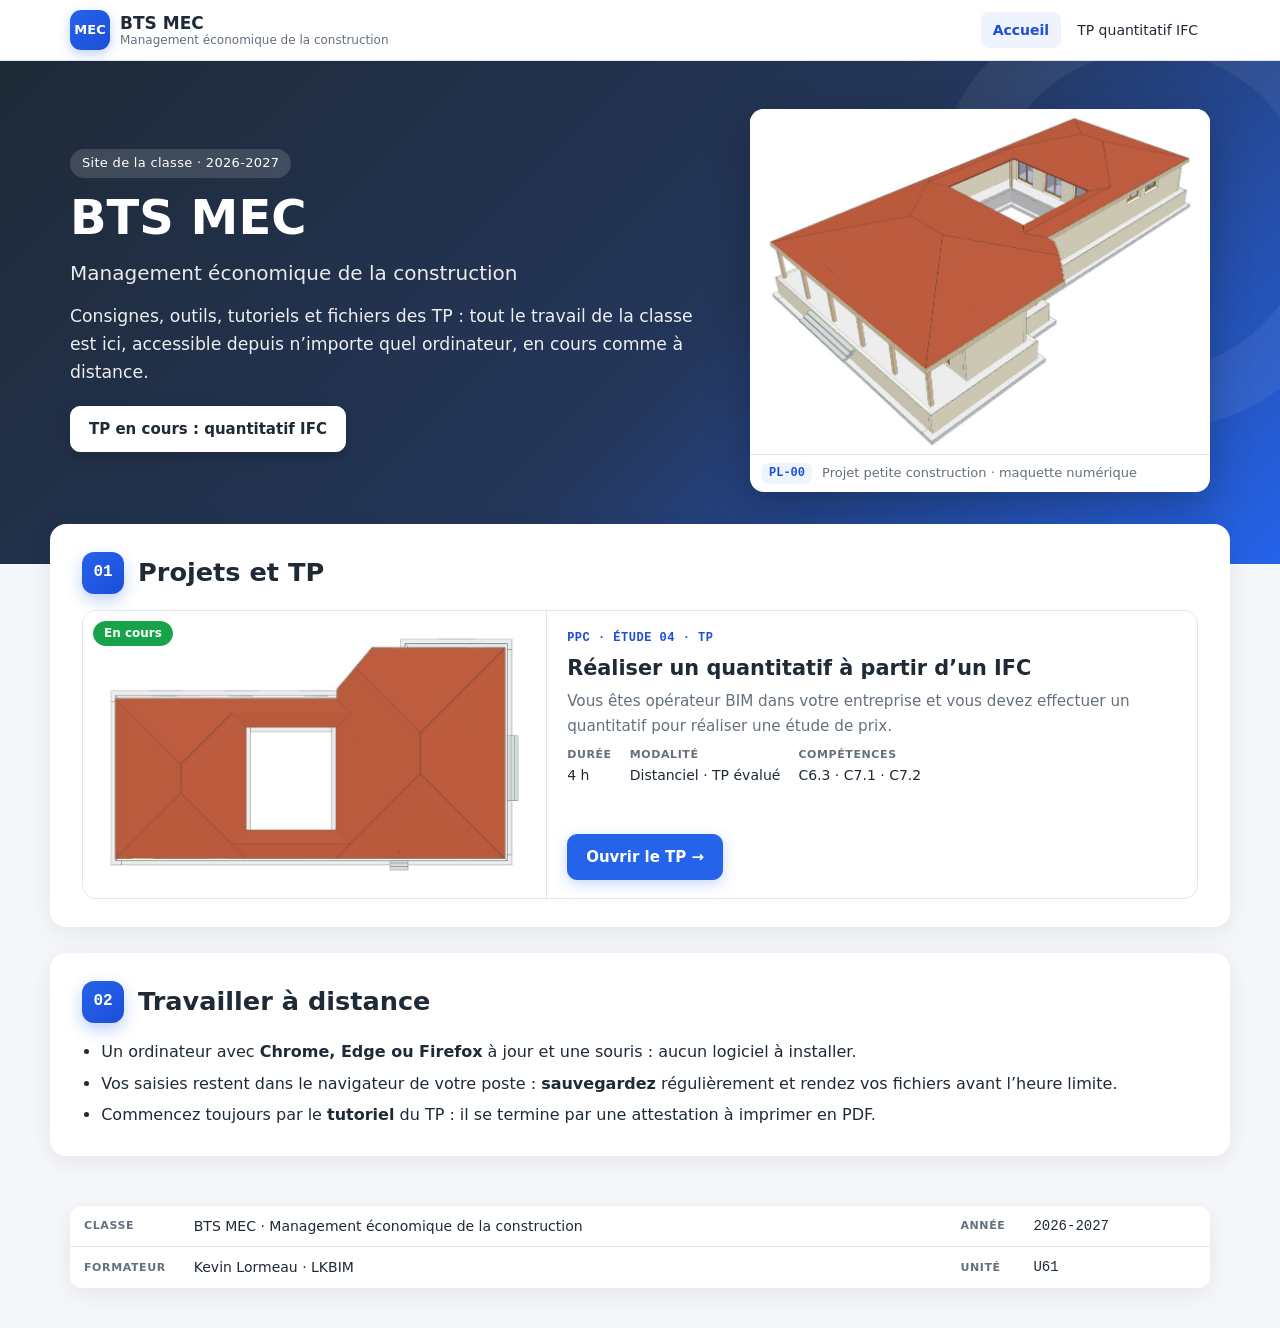
<file: index.html>
<!doctype html>
<html lang="fr">
<head>
<meta charset="utf-8">
<meta name="viewport" content="width=device-width, initial-scale=1, viewport-fit=cover">
<title>BTS MEC – site de la classe</title>
<link rel="stylesheet" href="assets/style.css?v=a8456f01">
<style>
.steps4{display:grid;grid-template-columns:repeat(auto-fit,minmax(min(100%,15rem),1fr));gap:14px;counter-reset:s}
.step4{display:flex;flex-direction:column;gap:8px;background:#fff;border:1px solid var(--line);border-radius:14px;padding:18px;text-decoration:none;color:var(--ink);transition:transform .15s,box-shadow .15s}
a.step4:hover{transform:translateY(-2px);box-shadow:0 10px 30px rgba(37,99,235,.15);border-color:#c7d6f5}
.step4 .n{font-size:12px;font-weight:600;color:var(--acc2);text-transform:uppercase;letter-spacing:.5px}
.step4 .t{font-size:1.35rem;font-weight:700;line-height:1.15}
.step4 .d{font-size:.95rem;color:var(--mut)}
.step4 .go{margin-top:auto;font-weight:600;color:var(--acc2)}
.step4.is-key{background:var(--soft);border-color:#c7d6f5}
.lots{display:grid;grid-template-columns:repeat(auto-fit,minmax(min(100%,17rem),1fr));gap:14px}
.lot-card{border:1px solid var(--line);border-radius:14px;padding:16px 18px;border-top:5px solid var(--acc)}
.lot-card:nth-child(2){border-top-color:#0d9488}.lot-card:nth-child(3){border-top-color:#f97316}
.lot-card h3{margin:4px 0 10px;font-size:1.3rem}
.horaire{width:100%;border-collapse:collapse}
.horaire td{border-bottom:1px solid var(--line);padding:10px 12px;vertical-align:top}
.horaire td:first-child{font-family:var(--mono);white-space:nowrap;width:1%;color:var(--acc2);font-weight:600}
.horaire td:nth-child(2){font-weight:700;white-space:nowrap}
.alert{background:#fff7ed;border:1px solid #fed7aa;border-left:5px solid var(--or);padding:12px 16px;border-radius:8px}
.dl-list{list-style:none;padding:0;margin:0;display:grid;grid-template-columns:repeat(auto-fit,minmax(min(100%,22rem),1fr));gap:12px}
.dl-list a{display:flex;gap:14px;align-items:center;text-decoration:none;color:var(--ink);border:1px solid var(--line);border-radius:12px;padding:12px 14px;transition:all .15s}
.dl-list a:hover{border-color:var(--acc);box-shadow:0 6px 20px rgba(37,99,235,.12)}
.dl-list .ext{font-size:12px;font-weight:800;color:#fff;background:var(--acc);border-radius:8px;width:46px;height:46px;display:grid;place-items:center;flex:none}
.dl-list li:nth-child(2) .ext,.dl-list li:nth-child(3) .ext{background:#0d9488}.dl-list li:nth-child(5) .ext{background:#dc2626}
.dl-list small{display:block;color:var(--mut)}
</style>
</head>
<body>
<header class="site-header">
  <div class="wrap header-inner">
    <a href="index.html" class="brand">
      <span class="brand-mark" aria-hidden="true">MEC</span>
      <span class="brand-text"><strong>BTS MEC</strong><span>Management économique de la construction</span></span>
    </a>
    <nav class="nav" aria-label="Navigation principale"><a href="index.html" class="nav-link is-active" aria-current="page">Accueil</a><a href="quantitatif-ifc/index.html" class="nav-link">TP quantitatif IFC</a></nav>
  </div>
</header>
<main>

<section class="hero-band">
  <div class="wrap hero-split">
    <div class="hero-text">
      <p class="eyebrow">Site de la classe · 2026-2027</p>
      <h1>BTS MEC</h1>
      <p class="hero-sub">Management économique de la construction</p>
      <p class="lead">Consignes, outils, tutoriels et fichiers des TP : tout le travail de la classe est ici, accessible depuis n’importe quel ordinateur, en cours comme à distance.</p>
      <div class="actions"><a class="btn" href="quantitatif-ifc/index.html">TP en cours : quantitatif IFC</a></div>
    </div>
    <figure class="planche">
      <img src="assets/img/maquette-3d.jpg" alt="Maquette numérique du projet petite construction">
      <figcaption><span class="mono">PL-00</span><span>Projet petite construction · maquette numérique</span></figcaption>
    </figure>
  </div>
</section>
<section class="wrap section">
  <div class="section-head"><span class="section-num mono">01</span><h2>Projets et TP</h2></div>
  <div class="projets"><a class="projet-card is-on" href="quantitatif-ifc/index.html">
  <span class="projet-img"><img src="assets/img/toiture-plan-h.jpg" alt="Vue en plan de la toiture de la maquette" loading="lazy" style="object-fit:contain;background:#fff"><span class="statut is-on">En cours</span></span>
  <span class="projet-body">
    <span class="projet-num mono">PPC · ÉTUDE 04 · TP</span>
    <span class="projet-title">Réaliser un quantitatif à partir d’un IFC</span>
    <span class="projet-resume">Vous êtes opérateur BIM dans votre entreprise et vous devez effectuer un quantitatif pour réaliser une étude de prix.</span>
    <span class="projet-meta"><span><b>Durée</b>4 h</span><span><b>Modalité</b>Distanciel · TP évalué</span><span><b>Compétences</b>C6.3 · C7.1 · C7.2</span></span>
    <span class="btn projet-cta">Ouvrir le TP →</span>
  </span>
</a></div>
</section>
<section class="wrap section">
  <div class="section-head"><span class="section-num mono">02</span><h2>Travailler à distance</h2></div>
  <ul class="list">
    <li>Un ordinateur avec <b>Chrome, Edge ou Firefox</b> à jour et une souris : aucun logiciel à installer.</li>
    <li>Vos saisies restent dans le navigateur de votre poste : <b>sauvegardez</b> régulièrement et rendez vos fichiers avant l’heure limite.</li>
    <li>Commencez toujours par le <b>tutoriel</b> du TP : il se termine par une attestation à imprimer en PDF.</li>
  </ul>
</section>
</main>
<footer class="site-footer">
  <div class="wrap">
    <table class="cartouche" aria-label="Cartouche">
      <tr><th>Classe</th><td>BTS MEC · Management économique de la construction</td><th>Année</th><td class="mono">2026-2027</td></tr>
      <tr><th>Formateur</th><td>Kevin Lormeau · LKBIM</td><th>Unité</th><td class="mono">U61</td></tr>
    </table>
  </div>
</footer>
<script src="assets/site.js?v=a8456f01"></script>
</body>
</html>
</file>
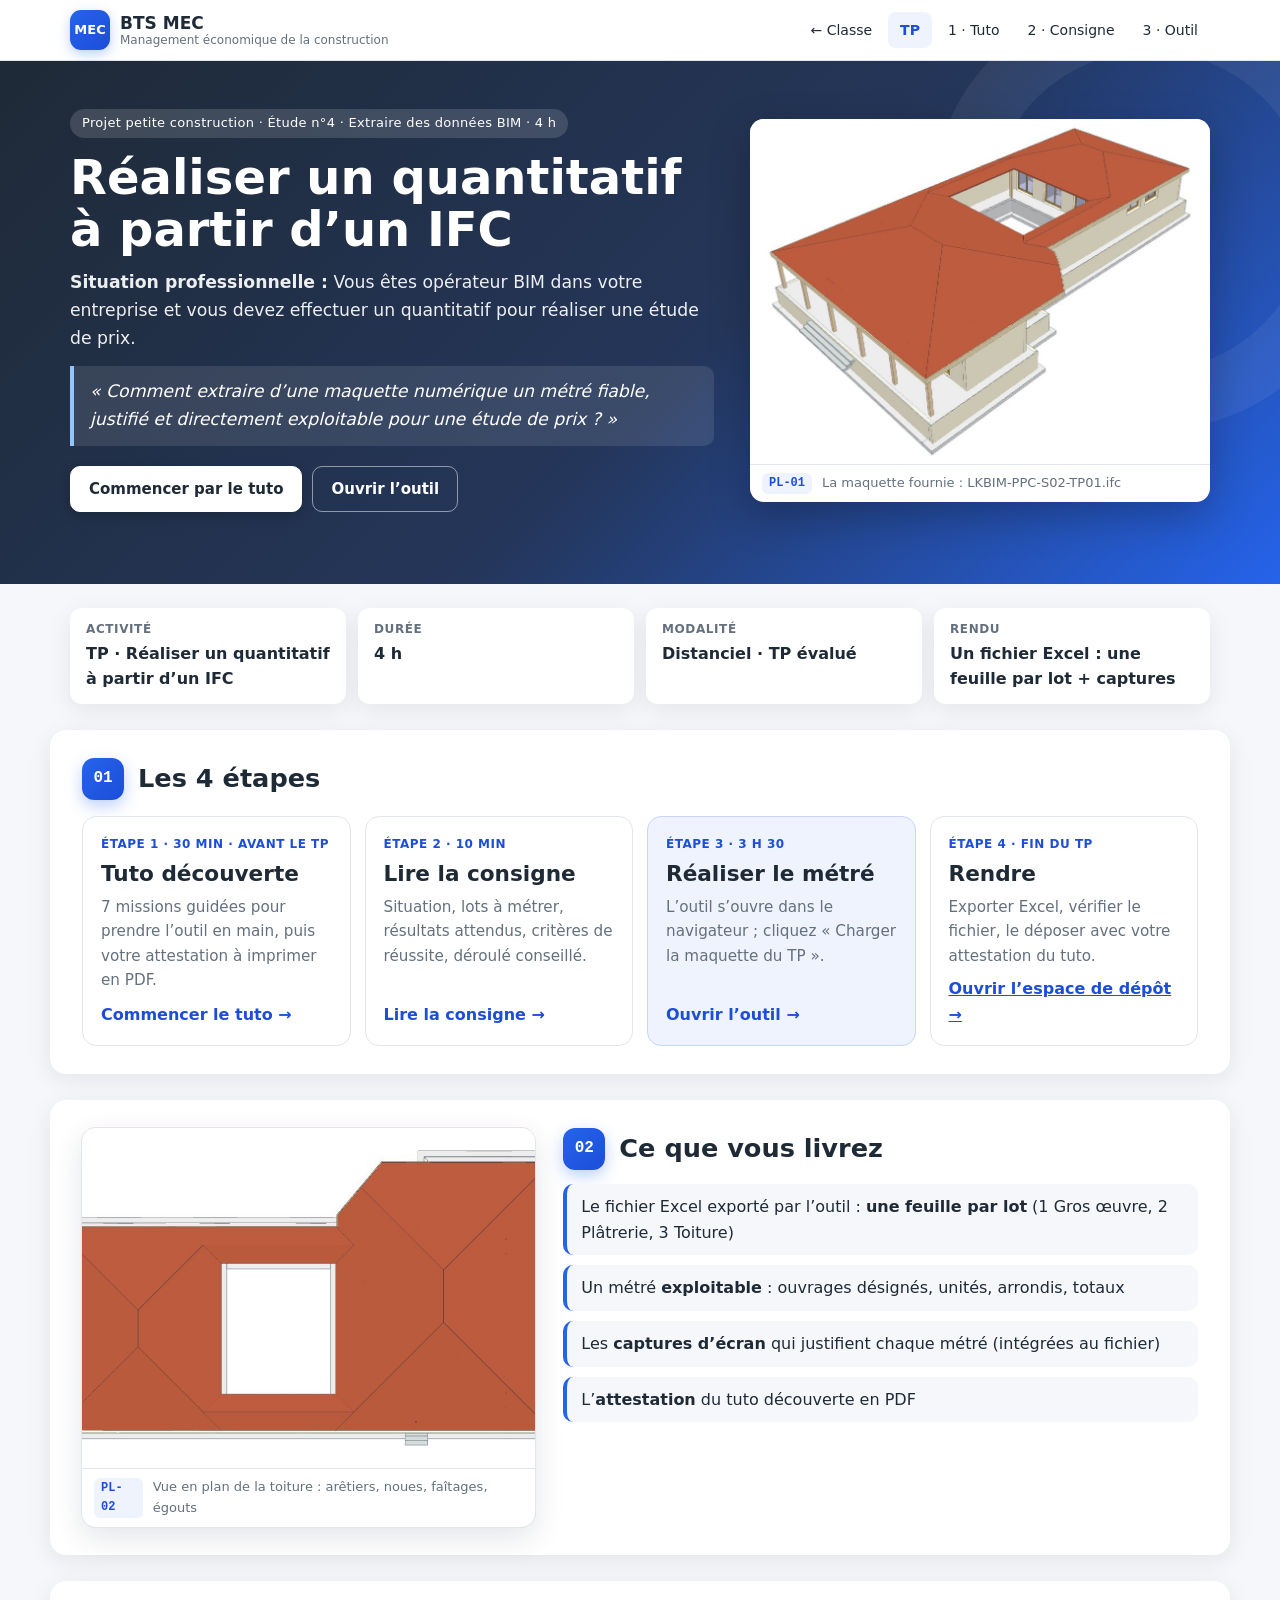
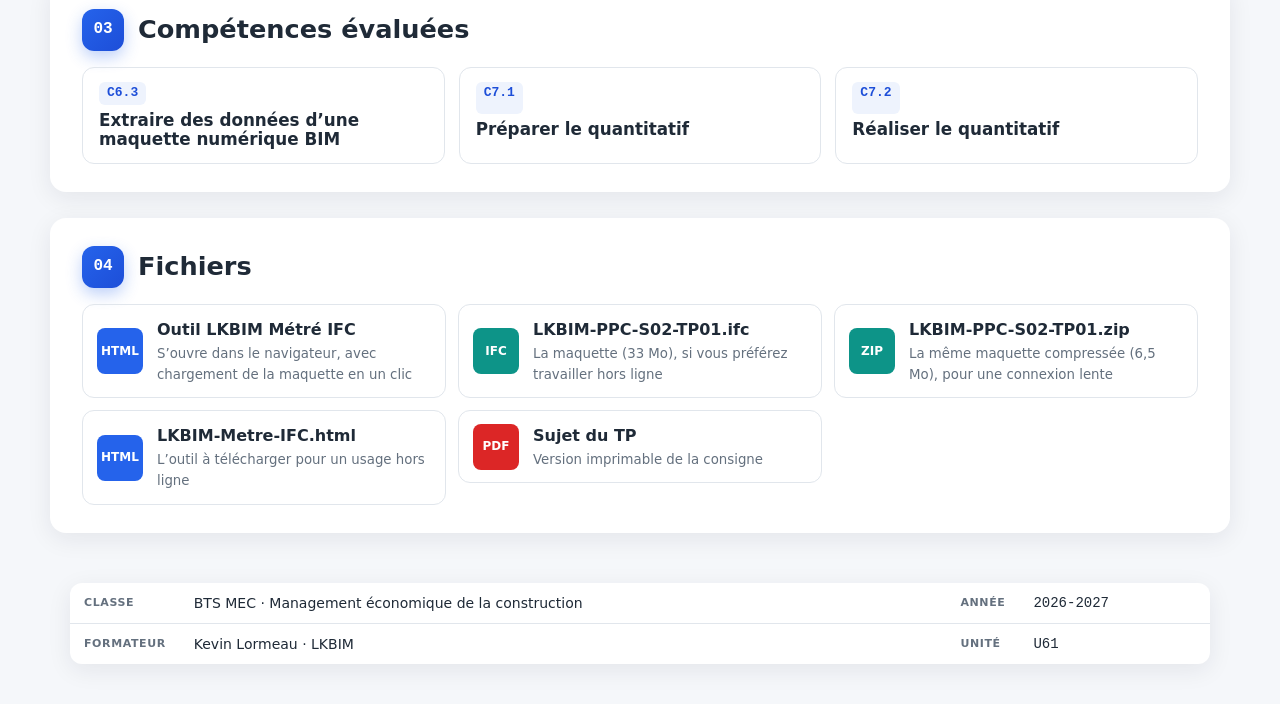
<file: quantitatif-ifc/index.html>
<!doctype html>
<html lang="fr">
<head>
<meta charset="utf-8">
<meta name="viewport" content="width=device-width, initial-scale=1, viewport-fit=cover">
<title>TP · Réaliser un quantitatif à partir d’un IFC</title>
<link rel="stylesheet" href="../assets/style.css?v=a8456f01">
<style>
.steps4{display:grid;grid-template-columns:repeat(auto-fit,minmax(min(100%,15rem),1fr));gap:14px;counter-reset:s}
.step4{display:flex;flex-direction:column;gap:8px;background:#fff;border:1px solid var(--line);border-radius:14px;padding:18px;text-decoration:none;color:var(--ink);transition:transform .15s,box-shadow .15s}
a.step4:hover{transform:translateY(-2px);box-shadow:0 10px 30px rgba(37,99,235,.15);border-color:#c7d6f5}
.step4 .n{font-size:12px;font-weight:600;color:var(--acc2);text-transform:uppercase;letter-spacing:.5px}
.step4 .t{font-size:1.35rem;font-weight:700;line-height:1.15}
.step4 .d{font-size:.95rem;color:var(--mut)}
.step4 .go{margin-top:auto;font-weight:600;color:var(--acc2)}
.step4.is-key{background:var(--soft);border-color:#c7d6f5}
.lots{display:grid;grid-template-columns:repeat(auto-fit,minmax(min(100%,17rem),1fr));gap:14px}
.lot-card{border:1px solid var(--line);border-radius:14px;padding:16px 18px;border-top:5px solid var(--acc)}
.lot-card:nth-child(2){border-top-color:#0d9488}.lot-card:nth-child(3){border-top-color:#f97316}
.lot-card h3{margin:4px 0 10px;font-size:1.3rem}
.horaire{width:100%;border-collapse:collapse}
.horaire td{border-bottom:1px solid var(--line);padding:10px 12px;vertical-align:top}
.horaire td:first-child{font-family:var(--mono);white-space:nowrap;width:1%;color:var(--acc2);font-weight:600}
.horaire td:nth-child(2){font-weight:700;white-space:nowrap}
.alert{background:#fff7ed;border:1px solid #fed7aa;border-left:5px solid var(--or);padding:12px 16px;border-radius:8px}
.dl-list{list-style:none;padding:0;margin:0;display:grid;grid-template-columns:repeat(auto-fit,minmax(min(100%,22rem),1fr));gap:12px}
.dl-list a{display:flex;gap:14px;align-items:center;text-decoration:none;color:var(--ink);border:1px solid var(--line);border-radius:12px;padding:12px 14px;transition:all .15s}
.dl-list a:hover{border-color:var(--acc);box-shadow:0 6px 20px rgba(37,99,235,.12)}
.dl-list .ext{font-size:12px;font-weight:800;color:#fff;background:var(--acc);border-radius:8px;width:46px;height:46px;display:grid;place-items:center;flex:none}
.dl-list li:nth-child(2) .ext,.dl-list li:nth-child(3) .ext{background:#0d9488}.dl-list li:nth-child(5) .ext{background:#dc2626}
.dl-list small{display:block;color:var(--mut)}
</style>
</head>
<body>
<header class="site-header">
  <div class="wrap header-inner">
    <a href="../index.html" class="brand">
      <span class="brand-mark" aria-hidden="true">MEC</span>
      <span class="brand-text"><strong>BTS MEC</strong><span>Management économique de la construction</span></span>
    </a>
    <nav class="nav" aria-label="Navigation principale"><a href="../index.html" class="nav-link">← Classe</a><a href="index.html" class="nav-link is-active" aria-current="page">TP</a><a href="tuto.html" class="nav-link">1 · Tuto</a><a href="consigne.html" class="nav-link">2 · Consigne</a><a href="outil.html?ifc=fichiers/LKBIM-PPC-S02-TP01.ifc" class="nav-link">3 · Outil</a></nav>
  </div>
</header>
<main>

<section class="hero-band">
  <div class="wrap hero-split">
    <div class="hero-text">
      <p class="eyebrow">Projet petite construction · Étude n°4 · Extraire des données BIM · 4 h</p>
      <h1>Réaliser un quantitatif à partir d’un IFC</h1>
      <p class="lead"><b>Situation professionnelle :</b> Vous êtes opérateur BIM dans votre entreprise et vous devez effectuer un quantitatif pour réaliser une étude de prix.</p>
      <p class="problematique">« Comment extraire d’une maquette numérique un métré fiable, justifié et directement exploitable pour une étude de prix ? »</p>
      <div class="actions"><a class="btn" href="tuto.html">Commencer par le tuto</a><a class="btn btn-ghost" href="outil.html?ifc=fichiers/LKBIM-PPC-S02-TP01.ifc">Ouvrir l’outil</a></div>
    </div>
    <figure class="planche">
      <img src="../assets/img/maquette-3d.jpg" alt="Maquette numérique LKBIM-PPC-S02-TP01">
      <figcaption><span class="mono">PL-01</span><span>La maquette fournie : LKBIM-PPC-S02-TP01.ifc</span></figcaption>
    </figure>
  </div>
</section>
<section class="wrap" style="margin-top:1.5rem">
    <dl class="titleblock">
      <div><dt>Activité</dt><dd>TP · Réaliser un quantitatif à partir d’un IFC</dd></div>
      <div><dt>Durée</dt><dd>4 h</dd></div>
      <div><dt>Modalité</dt><dd>Distanciel · TP évalué</dd></div>
      <div><dt>Rendu</dt><dd>Un fichier Excel : une feuille par lot + captures</dd></div>
    </dl>
</section>
<section class="wrap section">
  <div class="section-head"><span class="section-num mono">01</span><h2>Les 4 étapes</h2></div>
  <div class="steps4">
<a class="step4" href="tuto.html"><span class="n">ÉTAPE 1 · 30 min · avant le TP</span><span class="t">Tuto découverte</span><span class="d">7 missions guidées pour prendre l’outil en main, puis votre attestation à imprimer en PDF.</span><span class="go">Commencer le tuto →</span></a>
<a class="step4" href="consigne.html"><span class="n">ÉTAPE 2 · 10 min</span><span class="t">Lire la consigne</span><span class="d">Situation, lots à métrer, résultats attendus, critères de réussite, déroulé conseillé.</span><span class="go">Lire la consigne →</span></a>
<a class="step4 is-key" href="outil.html?ifc=fichiers/LKBIM-PPC-S02-TP01.ifc"><span class="n">ÉTAPE 3 · 3 h 30</span><span class="t">Réaliser le métré</span><span class="d">L’outil s’ouvre dans le navigateur ; cliquez « Charger la maquette du TP ».</span><span class="go">Ouvrir l’outil →</span></a>
<div class="step4"><span class="n">ÉTAPE 4 · fin du TP</span><span class="t">Rendre</span><span class="d">Exporter Excel, vérifier le fichier, le déposer avec votre attestation du tuto.</span><a class="go" href="https://drive.google.com/drive/folders/1_IP0Fx73pk9LbZJgUjIxPUrG3BdJcY0Y?usp=drive_link" target="_blank" rel="noopener">Ouvrir l’espace de dépôt →</a></div>
</div>
</section>
<section class="wrap section two-col">
  <figure class="planche small-planche">
    <img src="../assets/img/toiture-plan-h.jpg" alt="Vue en plan de la toiture">
    <figcaption><span class="mono">PL-02</span><span>Vue en plan de la toiture : arêtiers, noues, faîtages, égouts</span></figcaption>
  </figure>
  <div class="note">
    <div class="section-head"><span class="section-num mono">02</span><h2>Ce que vous livrez</h2></div>
    <ul class="deliverables">
      <li>Le fichier Excel exporté par l’outil : <b>une feuille par lot</b> (1 Gros œuvre, 2 Plâtrerie, 3 Toiture)</li>
      <li>Un métré <b>exploitable</b> : ouvrages désignés, unités, arrondis, totaux</li>
      <li>Les <b>captures d’écran</b> qui justifient chaque métré (intégrées au fichier)</li>
      <li>L’<b>attestation</b> du tuto découverte en PDF</li>
    </ul>
  </div>
</section>
<section class="wrap section">
  <div class="section-head"><span class="section-num mono">03</span><h2>Compétences évaluées</h2></div>
  <div class="comps"><div class="comp"><p class="comp-code mono">C6.3</p><h3>Extraire des données d’une maquette numérique BIM</h3></div><div class="comp"><p class="comp-code mono">C7.1</p><h3>Préparer le quantitatif</h3></div><div class="comp"><p class="comp-code mono">C7.2</p><h3>Réaliser le quantitatif</h3></div></div>
</section>
<section class="wrap section">
  <div class="section-head"><span class="section-num mono">04</span><h2>Fichiers</h2></div>
  <ul class="dl-list">
    <li><a href="outil.html?ifc=fichiers/LKBIM-PPC-S02-TP01.ifc"><span class="ext">HTML</span><span><b>Outil LKBIM Métré IFC</b><small>S’ouvre dans le navigateur, avec chargement de la maquette en un clic</small></span></a></li>
    <li><a href="fichiers/LKBIM-PPC-S02-TP01.ifc" download><span class="ext">IFC</span><span><b>LKBIM-PPC-S02-TP01.ifc</b><small>La maquette (33 Mo), si vous préférez travailler hors ligne</small></span></a></li>
    <li><a href="fichiers/LKBIM-PPC-S02-TP01.zip" download><span class="ext">ZIP</span><span><b>LKBIM-PPC-S02-TP01.zip</b><small>La même maquette compressée (6,5 Mo), pour une connexion lente</small></span></a></li>
    <li><a href="outil.html" download="LKBIM-Metre-IFC.html"><span class="ext">HTML</span><span><b>LKBIM-Metre-IFC.html</b><small>L’outil à télécharger pour un usage hors ligne</small></span></a></li>
    <li><a href="fichiers/LKBIM-PPC-S01-TP01-sujet.pdf" target="_blank"><span class="ext">PDF</span><span><b>Sujet du TP</b><small>Version imprimable de la consigne</small></span></a></li>
  </ul>
</section>
</main>
<footer class="site-footer">
  <div class="wrap">
    <table class="cartouche" aria-label="Cartouche">
      <tr><th>Classe</th><td>BTS MEC · Management économique de la construction</td><th>Année</th><td class="mono">2026-2027</td></tr>
      <tr><th>Formateur</th><td>Kevin Lormeau · LKBIM</td><th>Unité</th><td class="mono">U61</td></tr>
    </table>
  </div>
</footer>
<script src="../assets/site.js?v=a8456f01"></script>
</body>
</html>
</file>
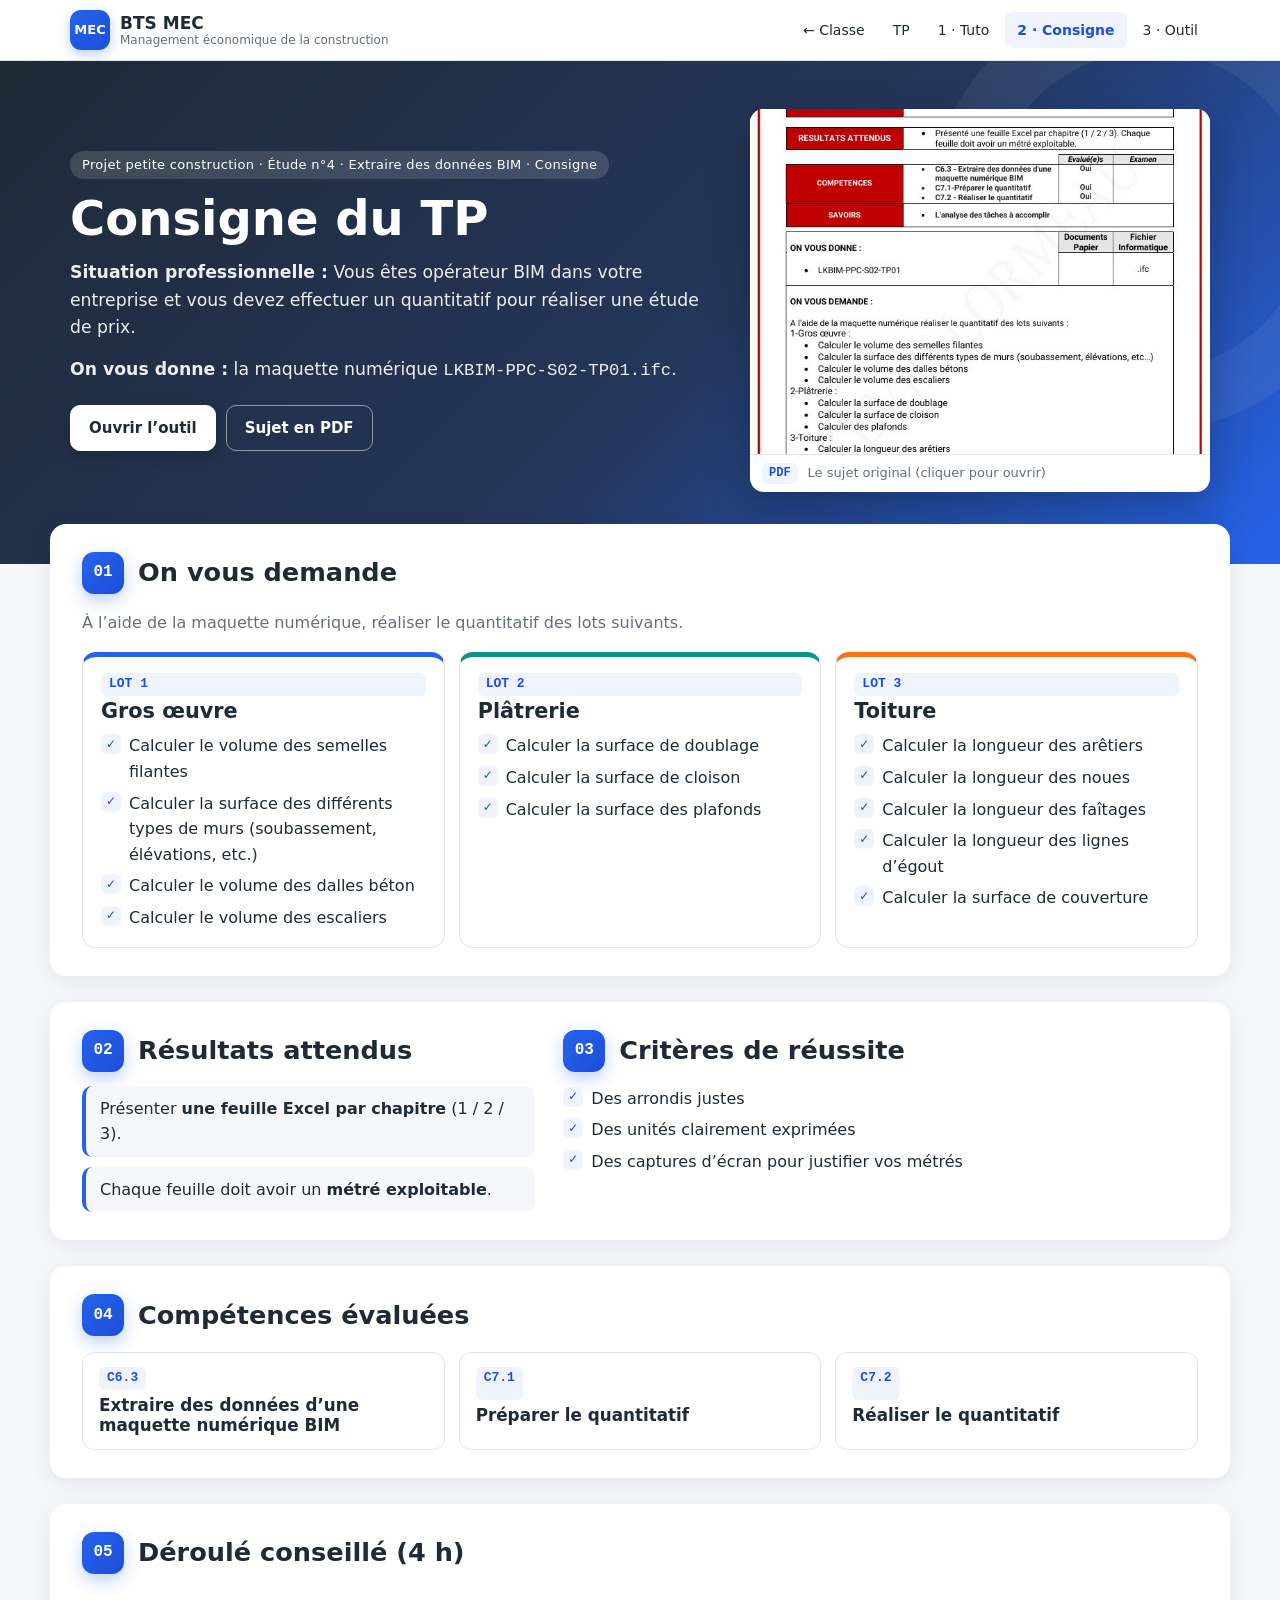
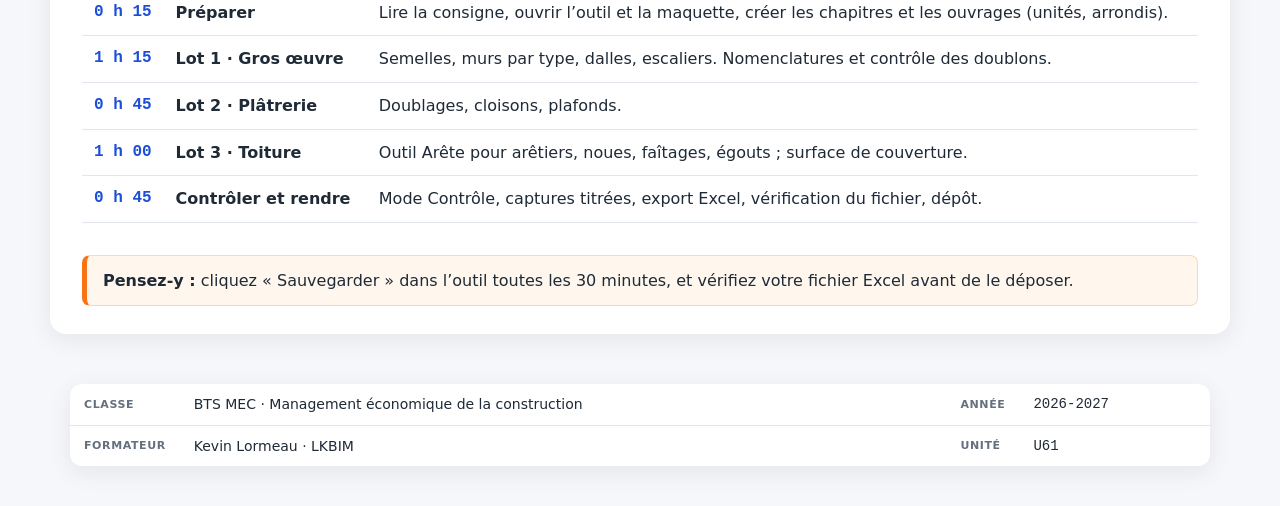
<file: quantitatif-ifc/consigne.html>
<!doctype html>
<html lang="fr">
<head>
<meta charset="utf-8">
<meta name="viewport" content="width=device-width, initial-scale=1, viewport-fit=cover">
<title>Consigne · Réaliser un quantitatif à partir d’un IFC</title>
<link rel="stylesheet" href="../assets/style.css?v=a8456f01">
<style>
.steps4{display:grid;grid-template-columns:repeat(auto-fit,minmax(min(100%,15rem),1fr));gap:14px;counter-reset:s}
.step4{display:flex;flex-direction:column;gap:8px;background:#fff;border:1px solid var(--line);border-radius:14px;padding:18px;text-decoration:none;color:var(--ink);transition:transform .15s,box-shadow .15s}
a.step4:hover{transform:translateY(-2px);box-shadow:0 10px 30px rgba(37,99,235,.15);border-color:#c7d6f5}
.step4 .n{font-size:12px;font-weight:600;color:var(--acc2);text-transform:uppercase;letter-spacing:.5px}
.step4 .t{font-size:1.35rem;font-weight:700;line-height:1.15}
.step4 .d{font-size:.95rem;color:var(--mut)}
.step4 .go{margin-top:auto;font-weight:600;color:var(--acc2)}
.step4.is-key{background:var(--soft);border-color:#c7d6f5}
.lots{display:grid;grid-template-columns:repeat(auto-fit,minmax(min(100%,17rem),1fr));gap:14px}
.lot-card{border:1px solid var(--line);border-radius:14px;padding:16px 18px;border-top:5px solid var(--acc)}
.lot-card:nth-child(2){border-top-color:#0d9488}.lot-card:nth-child(3){border-top-color:#f97316}
.lot-card h3{margin:4px 0 10px;font-size:1.3rem}
.horaire{width:100%;border-collapse:collapse}
.horaire td{border-bottom:1px solid var(--line);padding:10px 12px;vertical-align:top}
.horaire td:first-child{font-family:var(--mono);white-space:nowrap;width:1%;color:var(--acc2);font-weight:600}
.horaire td:nth-child(2){font-weight:700;white-space:nowrap}
.alert{background:#fff7ed;border:1px solid #fed7aa;border-left:5px solid var(--or);padding:12px 16px;border-radius:8px}
.dl-list{list-style:none;padding:0;margin:0;display:grid;grid-template-columns:repeat(auto-fit,minmax(min(100%,22rem),1fr));gap:12px}
.dl-list a{display:flex;gap:14px;align-items:center;text-decoration:none;color:var(--ink);border:1px solid var(--line);border-radius:12px;padding:12px 14px;transition:all .15s}
.dl-list a:hover{border-color:var(--acc);box-shadow:0 6px 20px rgba(37,99,235,.12)}
.dl-list .ext{font-size:12px;font-weight:800;color:#fff;background:var(--acc);border-radius:8px;width:46px;height:46px;display:grid;place-items:center;flex:none}
.dl-list li:nth-child(2) .ext,.dl-list li:nth-child(3) .ext{background:#0d9488}.dl-list li:nth-child(5) .ext{background:#dc2626}
.dl-list small{display:block;color:var(--mut)}
</style>
</head>
<body>
<header class="site-header">
  <div class="wrap header-inner">
    <a href="../index.html" class="brand">
      <span class="brand-mark" aria-hidden="true">MEC</span>
      <span class="brand-text"><strong>BTS MEC</strong><span>Management économique de la construction</span></span>
    </a>
    <nav class="nav" aria-label="Navigation principale"><a href="../index.html" class="nav-link">← Classe</a><a href="index.html" class="nav-link">TP</a><a href="tuto.html" class="nav-link">1 · Tuto</a><a href="consigne.html" class="nav-link is-active" aria-current="page">2 · Consigne</a><a href="outil.html?ifc=fichiers/LKBIM-PPC-S02-TP01.ifc" class="nav-link">3 · Outil</a></nav>
  </div>
</header>
<main>

<section class="hero-band">
  <div class="wrap hero-split">
    <div class="hero-text">
      <p class="eyebrow">Projet petite construction · Étude n°4 · Extraire des données BIM · Consigne</p>
      <h1>Consigne du TP</h1>
      <p class="lead"><b>Situation professionnelle :</b> Vous êtes opérateur BIM dans votre entreprise et vous devez effectuer un quantitatif pour réaliser une étude de prix.</p>
      <p class="lead"><b>On vous donne :</b> la maquette numérique <span class="mono">LKBIM-PPC-S02-TP01.ifc</span>.</p>
      <div class="actions"><a class="btn" href="outil.html?ifc=fichiers/LKBIM-PPC-S02-TP01.ifc">Ouvrir l’outil</a><a class="btn btn-ghost" href="fichiers/LKBIM-PPC-S01-TP01-sujet.pdf" target="_blank">Sujet en PDF</a></div>
    </div>
    <figure class="planche">
      <a href="fichiers/LKBIM-PPC-S01-TP01-sujet.pdf" target="_blank"><img src="../assets/img/sujet-p1.jpg" alt="Première page du sujet"></a>
      <figcaption><span class="mono">PDF</span><span>Le sujet original (cliquer pour ouvrir)</span></figcaption>
    </figure>
  </div>
</section>
<section class="wrap section">
  <div class="section-head"><span class="section-num mono">01</span><h2>On vous demande</h2></div>
  <p class="section-lead">À l’aide de la maquette numérique, réaliser le quantitatif des lots suivants.</p>
  <div class="lots"><div class="lot-card"><p class="comp-code mono">LOT 1</p><h3>Gros œuvre</h3><ul class="checks"><li>Calculer le volume des semelles filantes</li><li>Calculer la surface des différents types de murs (soubassement, élévations, etc.)</li><li>Calculer le volume des dalles béton</li><li>Calculer le volume des escaliers</li></ul></div><div class="lot-card"><p class="comp-code mono">LOT 2</p><h3>Plâtrerie</h3><ul class="checks"><li>Calculer la surface de doublage</li><li>Calculer la surface de cloison</li><li>Calculer la surface des plafonds</li></ul></div><div class="lot-card"><p class="comp-code mono">LOT 3</p><h3>Toiture</h3><ul class="checks"><li>Calculer la longueur des arêtiers</li><li>Calculer la longueur des noues</li><li>Calculer la longueur des faîtages</li><li>Calculer la longueur des lignes d’égout</li><li>Calculer la surface de couverture</li></ul></div></div>
</section>
<section class="wrap section two-col">
  <div class="note">
    <div class="section-head"><span class="section-num mono">02</span><h2>Résultats attendus</h2></div>
    <ul class="deliverables"><li>Présenter <b>une feuille Excel par chapitre</b> (1 / 2 / 3).</li><li>Chaque feuille doit avoir un <b>métré exploitable</b>.</li></ul>
  </div>
  <div class="note">
    <div class="section-head"><span class="section-num mono">03</span><h2>Critères de réussite</h2></div>
    <ul class="checks"><li>Des arrondis justes</li><li>Des unités clairement exprimées</li><li>Des captures d’écran pour justifier vos métrés</li></ul>
  </div>
</section>
<section class="wrap section">
  <div class="section-head"><span class="section-num mono">04</span><h2>Compétences évaluées</h2></div>
  <div class="comps"><div class="comp"><p class="comp-code mono">C6.3</p><h3>Extraire des données d’une maquette numérique BIM</h3></div><div class="comp"><p class="comp-code mono">C7.1</p><h3>Préparer le quantitatif</h3></div><div class="comp"><p class="comp-code mono">C7.2</p><h3>Réaliser le quantitatif</h3></div></div>
</section>
<section class="wrap section">
  <div class="section-head"><span class="section-num mono">05</span><h2>Déroulé conseillé (4 h)</h2></div>
  <table class="horaire"><tr><td>0 h 15</td><td>Préparer</td><td>Lire la consigne, ouvrir l’outil et la maquette, créer les chapitres et les ouvrages (unités, arrondis).</td></tr><tr><td>1 h 15</td><td>Lot 1 · Gros œuvre</td><td>Semelles, murs par type, dalles, escaliers. Nomenclatures et contrôle des doublons.</td></tr><tr><td>0 h 45</td><td>Lot 2 · Plâtrerie</td><td>Doublages, cloisons, plafonds.</td></tr><tr><td>1 h 00</td><td>Lot 3 · Toiture</td><td>Outil Arête pour arêtiers, noues, faîtages, égouts ; surface de couverture.</td></tr><tr><td>0 h 45</td><td>Contrôler et rendre</td><td>Mode Contrôle, captures titrées, export Excel, vérification du fichier, dépôt.</td></tr></table>
  <p class="alert" style="margin-top:1rem"><b>Pensez-y :</b> cliquez « Sauvegarder » dans l’outil toutes les 30 minutes, et vérifiez votre fichier Excel avant de le déposer.</p>
</section>
</main>
<footer class="site-footer">
  <div class="wrap">
    <table class="cartouche" aria-label="Cartouche">
      <tr><th>Classe</th><td>BTS MEC · Management économique de la construction</td><th>Année</th><td class="mono">2026-2027</td></tr>
      <tr><th>Formateur</th><td>Kevin Lormeau · LKBIM</td><th>Unité</th><td class="mono">U61</td></tr>
    </table>
  </div>
</footer>
<script src="../assets/site.js?v=a8456f01"></script>
</body>
</html>
</file>
<file: assets/style.css>
/* Site BTS MEC – charte « tuto LKBIM » : bandeau bleu nuit, cartes blanches arrondies, accent bleu */
:root {
  --ink: #1f2a37; --mut: #64707e; --line: #e1e6ec; --bg: #f5f7fa; --sheet: #fff;
  --acc: #2563eb; --acc2: #1d4ed8; --soft: #eef3fd; --ok: #16a34a; --or: #f97316; --warn: #d97706;
  --grad: linear-gradient(135deg, #1f2a37 0%, #24365a 55%, #2563eb 100%);
  --shadow: 0 6px 24px rgba(20, 30, 50, .08);
  --font: system-ui, -apple-system, "Segoe UI", Roboto, Arial, sans-serif;
  --mono: ui-monospace, "Cascadia Mono", Consolas, monospace;
}
*, *::before, *::after { box-sizing: border-box; }
html { scroll-behavior: smooth; -webkit-text-size-adjust: 100%; }
body { margin: 0; font: 16px/1.6 var(--font); color: var(--ink); background: var(--bg); }
img { max-width: 100%; }
a { color: var(--acc2); }
h1, h2, h3 { margin: 0; line-height: 1.15; }
p { margin: 0; }
.mono { font-family: var(--mono); font-variant-numeric: tabular-nums; }
.small { font-size: .85rem; }
.wrap { max-width: 1180px; margin: 0 auto; padding-inline: 20px; }

/* En-tête */
.site-header { background: #fff; border-bottom: 1px solid var(--line); position: sticky; top: 0; z-index: 30; }
.header-inner { display: flex; align-items: center; justify-content: space-between; gap: 1rem; flex-wrap: wrap; padding-block: 10px; }
.brand { display: flex; align-items: center; gap: 10px; text-decoration: none; color: var(--ink); }
.brand-mark { display: grid; place-items: center; width: 40px; height: 40px; border-radius: 11px; background: linear-gradient(135deg, #2563eb, #1d4ed8); color: #fff; font-weight: 800; font-size: 13px; box-shadow: 0 4px 12px rgba(37, 99, 235, .3); }
.brand-text { display: flex; flex-direction: column; line-height: 1.2; }
.brand-text strong { font-size: 17px; }
.brand-text span { font-size: 12px; color: var(--mut); }
.nav { display: flex; gap: 4px; flex-wrap: wrap; }
.nav-link { text-decoration: none; color: var(--ink); padding: 7px 12px; border-radius: 8px; font-size: 14px; font-weight: 500; }
.nav-link:hover { background: #f2f5f9; }
.nav-link.is-active { background: var(--soft); color: var(--acc2); font-weight: 600; }

/* Bandeau */
.hero-band { background: var(--grad); color: #fff; padding: 48px 0 72px; position: relative; overflow: hidden; }
.hero-band::after { content: ""; position: absolute; right: -90px; top: -70px; width: 440px; height: 440px; border: 60px solid rgba(255, 255, 255, .06); border-radius: 50%; }
.hero-split { display: grid; grid-template-columns: minmax(0, 7fr) minmax(0, 5fr); gap: 36px; align-items: center; position: relative; z-index: 1; }
.hero-text { display: grid; gap: 14px; align-content: start; }
.eyebrow { display: inline-block; justify-self: start; background: rgba(255, 255, 255, .14); padding: 4px 12px; border-radius: 20px; font-size: 13px; letter-spacing: .3px; }
.hero-band h1 { font-size: clamp(2.2rem, 5vw, 3rem); line-height: 1.08; }
.hero-sub { font-size: 1.25rem; opacity: .9; }
.lead { font-size: 1.08rem; opacity: .92; max-width: 62ch; }
.problematique { background: rgba(255, 255, 255, .1); border-left: 4px solid #93c5fd; padding: 12px 16px; border-radius: 0 10px 10px 0; font-style: italic; font-size: 1.08rem; }
.actions { display: flex; gap: 10px; flex-wrap: wrap; margin-top: 6px; }
.btn { display: inline-block; font: inherit; font-weight: 600; font-size: 15px; text-decoration: none; text-align: center; cursor: pointer; padding: 10px 18px; border-radius: 10px; background: var(--acc); color: #fff; border: 1.5px solid var(--acc); box-shadow: 0 4px 14px rgba(37, 99, 235, .25); }
.btn:hover { background: var(--acc2); }
.hero-band .btn { background: #fff; color: var(--ink); border-color: #fff; box-shadow: 0 4px 14px rgba(0, 0, 0, .2); }
.hero-band .btn:hover { background: #eef3fd; }
.btn-ghost, .hero-band .btn-ghost { background: transparent; color: inherit; border-color: rgba(255, 255, 255, .5); box-shadow: none; }
.hero-band .btn-ghost { color: #fff; }

/* Planches (images) */
.planche { margin: 0; background: #fff; border-radius: 14px; overflow: hidden; box-shadow: 0 14px 40px rgba(0, 0, 0, .25); }
.planche img { display: block; width: 100%; aspect-ratio: 4 / 3; object-fit: cover; background: #fff; }
.planche figcaption { display: flex; gap: 10px; align-items: center; padding: 8px 12px; font-size: 13px; color: var(--mut); border-top: 1px solid var(--line); }
.planche figcaption .mono { background: var(--soft); color: var(--acc2); font-weight: 700; border-radius: 6px; padding: 1px 7px; font-size: 12px; }
.section .planche { box-shadow: 0 0 0 1px var(--line), 0 10px 30px rgba(20, 30, 50, .12); }

/* Cartouche de synthèse */
.titleblock { display: grid; grid-template-columns: repeat(auto-fit, minmax(12rem, 1fr)); gap: 12px; margin: 0; }
.titleblock > div { background: #fff; border-radius: 12px; padding: 12px 16px; box-shadow: var(--shadow); }
.titleblock dt { font-size: 12px; text-transform: uppercase; letter-spacing: .6px; color: var(--mut); font-weight: 600; }
.titleblock dd { margin: 2px 0 0; font-weight: 600; }

/* Sections en cartes */
main { padding-bottom: 40px; }
.section { background: #fff; border-radius: 16px; box-shadow: var(--shadow); padding: 28px 32px; margin-top: 26px; display: grid; gap: 16px; align-content: start; }
.hero-band + .section, .hero-band + section.wrap { margin-top: -40px; position: relative; z-index: 2; }
.section-head { display: flex; align-items: center; gap: 14px; }
.section-num { display: grid; place-items: center; width: 42px; height: 42px; border-radius: 12px; background: linear-gradient(135deg, #2563eb, #1d4ed8); color: #fff; font-weight: 800; font-size: 16px; flex: none; box-shadow: 0 6px 16px rgba(37, 99, 235, .3); }
.section-head h2 { font-size: 1.6rem; }
.section-lead { color: var(--mut); }
.two-col { grid-template-columns: minmax(0, 5fr) minmax(0, 7fr); align-items: start; gap: 28px; }
.note { display: grid; gap: 14px; align-content: start; }
.list, .checks, .deliverables { margin: 0; padding-left: 1.2rem; display: grid; gap: 6px; }
.checks { list-style: none; padding: 0; }
.checks li { position: relative; padding-left: 28px; }
.checks li::before { content: "✓"; position: absolute; left: 0; top: 1px; width: 20px; height: 20px; border-radius: 6px; background: var(--soft); color: var(--acc2); font-weight: 800; font-size: 12px; display: grid; place-items: center; }
.deliverables { list-style: none; padding: 0; gap: 10px; }
.deliverables li { background: var(--bg); border-radius: 10px; padding: 10px 14px; border-left: 4px solid var(--acc); }

/* Compétences */
.comps { display: grid; grid-template-columns: repeat(auto-fit, minmax(min(100%, 16rem), 1fr)); gap: 14px; }
.comp { border: 1px solid var(--line); border-radius: 12px; padding: 14px 16px; display: grid; gap: 6px; }
.comp h3 { font-size: 1.05rem; }
.comp-code { justify-self: start; background: var(--soft); color: var(--acc2); font-weight: 700; border-radius: 6px; padding: 1px 8px; font-size: 13px; }

/* Cartes projets (accueil) */
.projets { display: grid; grid-template-columns: repeat(auto-fit, minmax(min(100%, 30rem), 1fr)); gap: 18px; }
.projet-card { display: grid; grid-template-columns: minmax(0, 5fr) minmax(0, 7fr); text-decoration: none; color: var(--ink); border: 1px solid var(--line); border-radius: 14px; overflow: hidden; background: #fff; transition: transform .15s, box-shadow .15s; }
.projet-card:hover { transform: translateY(-2px); box-shadow: 0 10px 30px rgba(37, 99, 235, .15); border-color: #c7d6f5; }
.projet-img { position: relative; background: #fff; border-right: 1px solid var(--line); display: grid; place-items: center; }
.projet-img img { display: block; width: 100%; height: 100%; object-fit: contain; padding: 10px; }
.statut { position: absolute; left: 10px; top: 10px; background: #fff; border: 1px solid var(--line); border-radius: 20px; padding: 2px 10px; font-size: 12px; font-weight: 600; }
.statut.is-on { background: var(--ok); color: #fff; border-color: var(--ok); }
.projet-body { display: flex; flex-direction: column; gap: 8px; padding: 18px 20px; }
.projet-num { font-size: 12px; color: var(--acc2); font-weight: 600; letter-spacing: .5px; }
.projet-title { font-size: 1.3rem; font-weight: 700; line-height: 1.2; }
.projet-resume { color: var(--mut); font-size: .95rem; }
.projet-meta { display: flex; flex-wrap: wrap; gap: 6px 18px; font-size: 14px; }
.projet-meta b { display: block; font-size: 11px; text-transform: uppercase; letter-spacing: .6px; color: var(--mut); }
.projet-cta { align-self: flex-start; margin-top: auto; }

/* Pied de page */
.site-footer { padding-block: 10px 40px; }
.cartouche { width: 100%; border-collapse: separate; border-spacing: 0; background: #fff; border-radius: 12px; overflow: hidden; box-shadow: var(--shadow); font-size: 14px; }
.cartouche th, .cartouche td { padding: 9px 14px; text-align: left; border-bottom: 1px solid var(--line); }
.cartouche tr:last-child th, .cartouche tr:last-child td { border-bottom: 0; }
.cartouche th { font-size: 11px; text-transform: uppercase; letter-spacing: .6px; color: var(--mut); width: 1%; white-space: nowrap; }

@media (max-width: 900px) {
  .hero-split, .two-col, .projet-card { grid-template-columns: 1fr; }
  .section { padding: 22px 20px; }
  .projet-img { border-right: 0; border-bottom: 1px solid var(--line); }
}
@media print {
  body { background: #fff; } .site-header, .actions, .site-footer { display: none; }
  .hero-band { background: #fff; color: var(--ink); } .hero-band::after { display: none; }
  .section { box-shadow: none; border: 1px solid #ccc; break-inside: avoid; }
}
</file>
